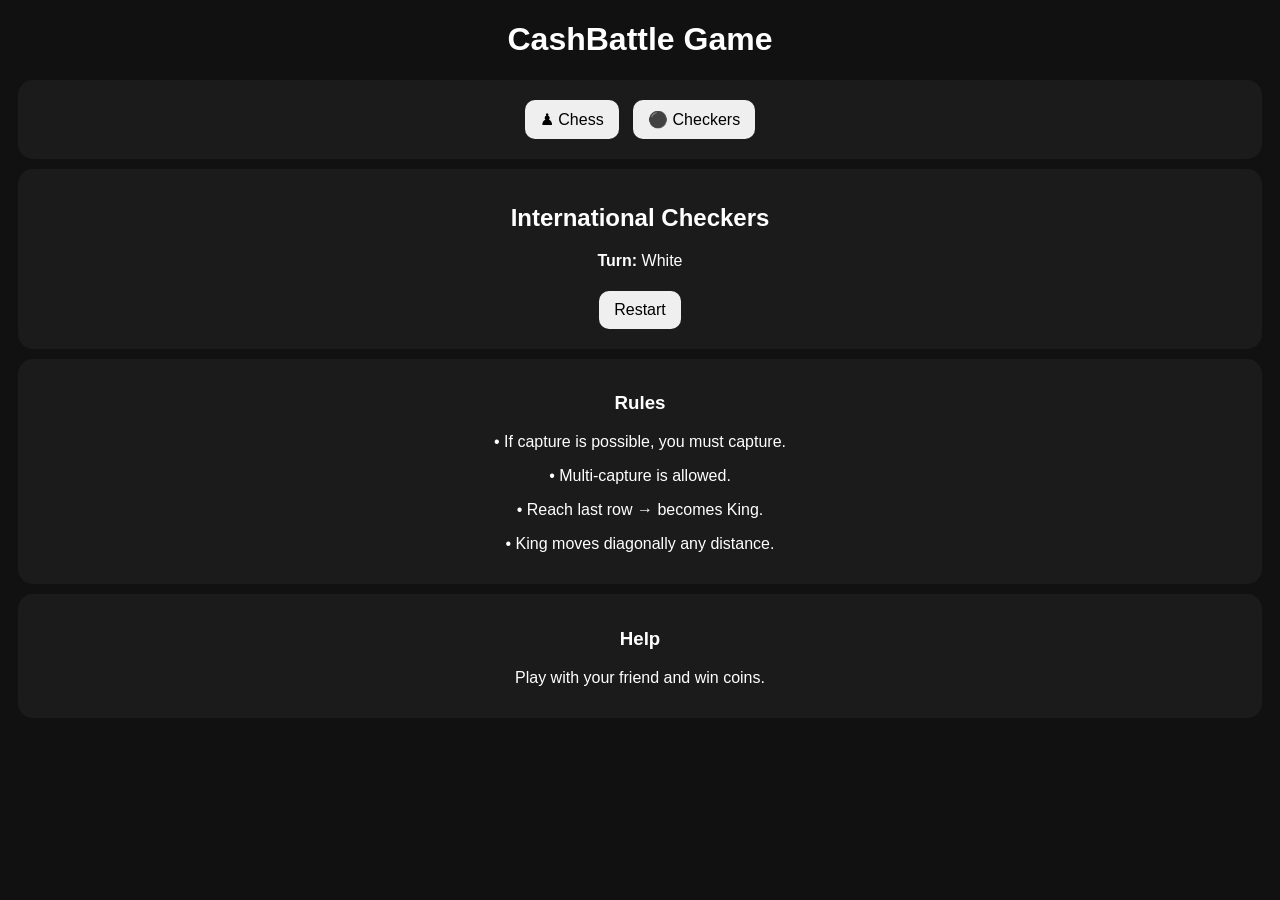
<file: index.html>
<!DOCTYPE html>
<html lang="en">
<head>
<meta charset="UTF-8">
<meta name="viewport" content="width=device-width, initial-scale=1.0">
<title>Cash Battle Game</title>

<style>
body{
  background:#111;
  color:white;
  font-family:Arial;
  text-align:center;
}

button{
  padding:10px 15px;
  margin:5px;
  border-radius:10px;
  border:none;
  font-size:16px;
}

.card{
  background:#1b1b1b;
  padding:15px;
  margin:10px;
  border-radius:15px;
}
</style>
</head>

<body>

<h1>CashBattle Game</h1>

<div class="card">
  <button>♟ Chess</button>
  <button>⚫ Checkers</button>
</div>

<div class="card">
  <h2>International Checkers</h2>
  <p><b>Turn:</b> White</p>
  <button>Restart</button>
</div>

<div class="card">
  <h3>Rules</h3>
  <p>• If capture is possible, you must capture.</p>
  <p>• Multi-capture is allowed.</p>
  <p>• Reach last row → becomes King.</p>
  <p>• King moves diagonally any distance.</p>
</div>

<div class="card">
  <h3>Help</h3>
  <p>Play with your friend and win coins.</p>
</div>

</body>
</html>
</file>
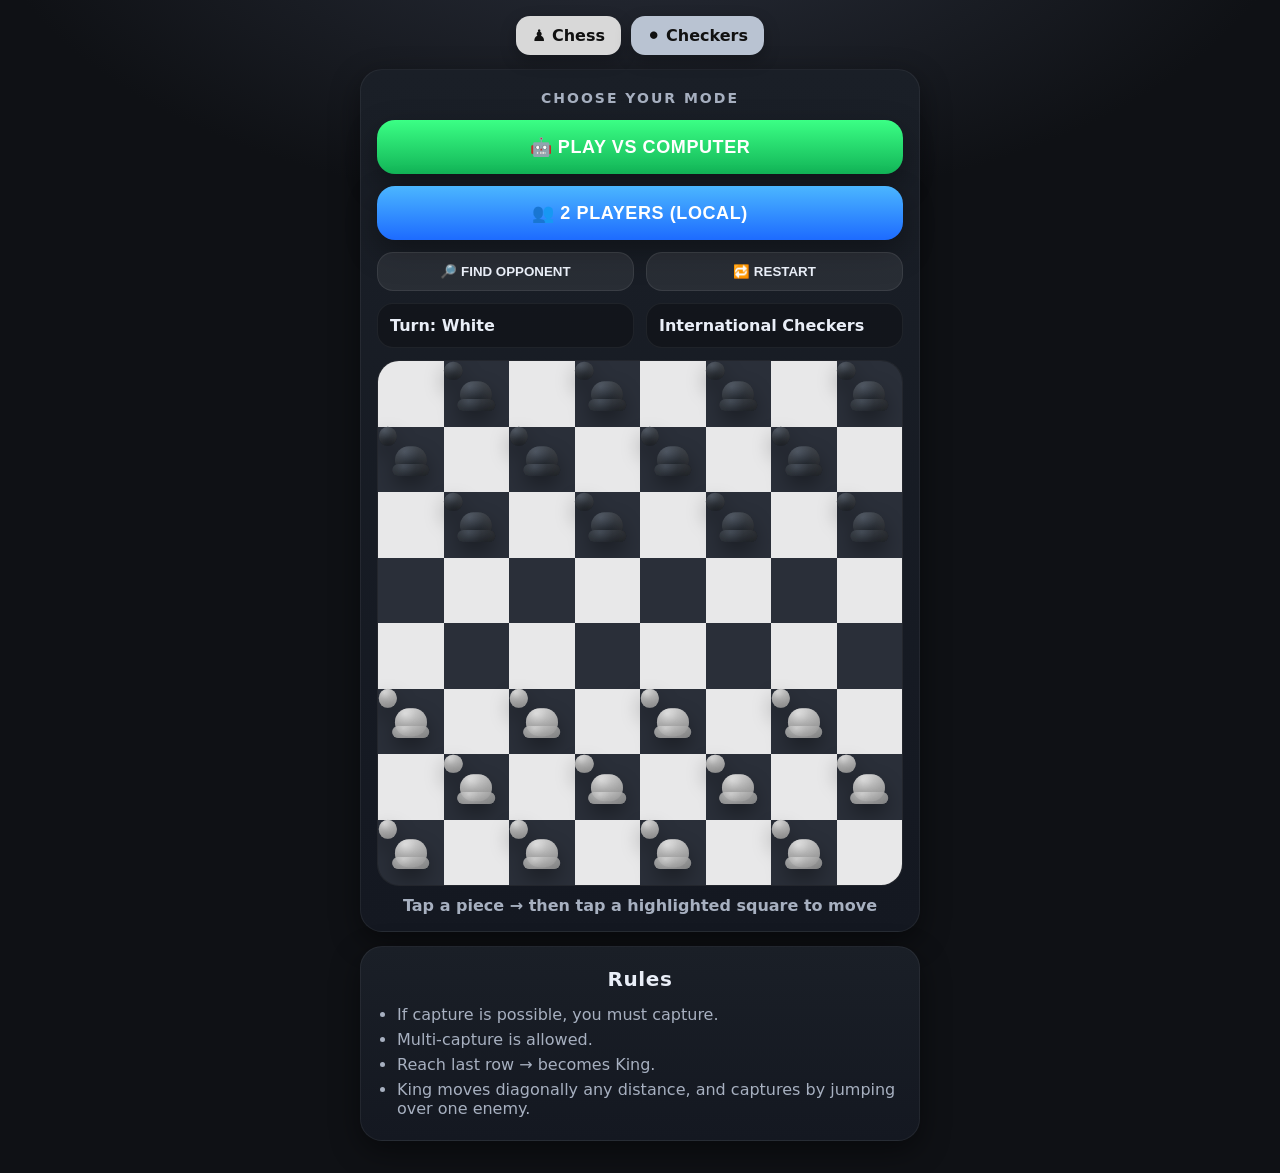
<file: checkers.html>
<!DOCTYPE html>
<html lang="en">
<head>
  <meta charset="UTF-8" />
  <meta name="viewport" content="width=device-width, initial-scale=1" />
  <title>CashBattle — Checkers</title>
  <link rel="stylesheet" href="./checkers.css?v=7" />
</head>
<body>
  <div class="wrap">
    <div class="tabs">
      <a class="tab" href="./chess.html">♟️ Chess</a>
      <a class="tab active" href="./checkers.html">⚫ Checkers</a>
    </div>

    <div class="card">
      <div class="cardTitle smallCaps">CHOOSE YOUR MODE</div>

      <div class="bigModes">
        <button id="modeBot" class="bigBtn bigGreen">🤖 PLAY VS COMPUTER</button>
        <button id="modeHuman" class="bigBtn bigBlue">👥 2 PLAYERS (LOCAL)</button>
      </div>

      <div class="row2">
        <button id="findMatch" class="btn wide">🔎 FIND OPPONENT</button>
        <button id="restart" class="btn wide">🔁 RESTART</button>
      </div>

      <div class="infoRow">
        <div id="status" class="pill">Turn: -</div>
        <div class="pill">International Checkers</div>
      </div>

      <div id="board" class="board" aria-label="Checkers Board"></div>
      <div id="hint" class="hint">Tap a piece → then tap a highlighted square to move</div>
    </div>

    <div class="card">
      <div class="cardTitle">Rules</div>
      <ul class="rules">
        <li>If capture is possible, you must capture.</li>
        <li>Multi-capture is allowed.</li>
        <li>Reach last row → becomes King.</li>
        <li>King moves diagonally any distance, and captures by jumping over one enemy.</li>
      </ul>
    </div>
  </div>

  <script src="./checkers.js?v=7"></script>
</body>
</html>
</file>
<file: checkers.css>
:root{
  --bg:#0f1115;
  --card:#1a1f27;
  --card2:#141821;
  --text:#e9eef7;
  --muted:#a7b0c0;
  --dark:#2b303a;
  --light:#e9e9ea;
  --shadow: 0 10px 30px rgba(0,0,0,.45);
  --r:18px;
}

*{box-sizing:border-box}
body{
  margin:0;
  background: radial-gradient(1200px 600px at 50% -10%, #2a2f3b 0%, var(--bg) 55%);
  color:var(--text);
  font-family: system-ui, -apple-system, Segoe UI, Roboto, Arial;
}

.wrap{ width:min(560px,96vw); margin:16px auto 32px; }

.tabs{
  display:flex; gap:10px; justify-content:center;
  margin:10px 0 14px;
}
.tab{
  padding:10px 16px;
  border-radius:14px;
  text-decoration:none;
  background:#d8d8d8;
  color:#111;
  font-weight:700;
  box-shadow: 0 6px 16px rgba(0,0,0,.25);
}
.tab.active{
  background:#b9c3d2;
}

.card{
  background: linear-gradient(180deg, var(--card) 0%, var(--card2) 100%);
  border-radius: 22px;
  padding: 16px;
  box-shadow: var(--shadow);
  border: 1px solid rgba(255,255,255,.06);
  margin-bottom: 14px;
}

.cardTitle{
  font-weight:900;
  text-align:center;
  letter-spacing:.6px;
  margin: 4px 0 14px;
  font-size: 20px;
}
.smallCaps{
  font-size: 14px;
  letter-spacing: 2px;
  color: var(--muted);
}

.bigModes{ display:grid; gap:12px; }
.bigBtn{
  width:100%;
  border:0;
  border-radius: 18px;
  padding: 16px 14px;
  font-weight: 900;
  font-size: 18px;
  letter-spacing: .6px;
  color:#fff;
  box-shadow: 0 12px 30px rgba(0,0,0,.35);
}
.bigGreen{
  background: linear-gradient(180deg,#3bff85 0%,#12b457 100%);
}
.bigBlue{
  background: linear-gradient(180deg,#4bb6ff 0%,#1d6bff 100%);
}
.bigBtn:active{ transform: translateY(1px); }

.row2{
  display:grid;
  grid-template-columns: 1fr 1fr;
  gap:12px;
  margin-top: 12px;
}

.btn{
  border:0;
  border-radius: 16px;
  padding: 12px 12px;
  font-weight: 800;
  background: rgba(255,255,255,.07);
  color: var(--text);
  box-shadow: inset 0 0 0 1px rgba(255,255,255,.08);
}
.btn:active{ transform: translateY(1px); }
.btn.wide{ width:100%; }

.infoRow{
  display:grid;
  grid-template-columns: 1fr 1fr;
  gap:12px;
  margin: 12px 0 12px;
}
.pill{
  background: rgba(0,0,0,.25);
  border-radius: 16px;
  padding: 12px 12px;
  font-weight: 800;
  border: 1px solid rgba(255,255,255,.06);
}

.hint{
  text-align:center;
  color: var(--muted);
  margin-top: 10px;
  font-weight:700;
}

.rules{ margin:0; padding-left: 20px; color: var(--muted); }
.rules li{ margin:6px 0; }

/* ===== BOARD ===== */
.board{
  width: 100%;
  aspect-ratio: 1/1;
  display:grid;
  grid-template-columns: repeat(8, 1fr);
  border-radius: 22px;
  overflow:hidden;
  background:#10141b;
  border: 1px solid rgba(255,255,255,.08);
  box-shadow: inset 0 0 0 1px rgba(255,255,255,.05);
}

.square{
  position:relative;
  display:flex;
  align-items:center;
  justify-content:center;
}
.square.light{ background: #e8e8e9; }
.square.dark{ background: #2a2f39; }

.square.selected{
  outline: 3px solid rgba(255,255,255,.35);
  outline-offset: -3px;
}

.square.move::after,
.square.capture::after{
  content:"";
  position:absolute;
  width: 34%;
  height: 34%;
  border-radius: 999px;
  opacity:.9;
}
.square.move::after{
  background: rgba(80,190,255,.85);
}
.square.capture::after{
  background: rgba(255,120,120,.9);
}

/* ===== PIECES (PAWN-LIKE) ===== */
.piece{
  width: 70%;
  height: 70%;
  position:relative;
  transform: translateZ(0);
  filter: drop-shadow(0 10px 10px rgba(0,0,0,.35));
}

/* body */
.piece::before{
  content:"";
  position:absolute;
  left: 50%;
  top: 52%;
  transform: translate(-50%,-50%);
  width: 70%;
  height: 60%;
  border-radius: 999px;
  box-shadow: inset 0 10px 18px rgba(255,255,255,.18),
              inset 0 -14px 22px rgba(0,0,0,.35);
}

/* head */
.piece::after{
  content:"";
  position:absolute;
  left: 50%;
  top: 26%;
  transform: translate(-50%,-50%);
  width: 40%;
  height: 40%;
  border-radius: 999px;
  box-shadow: inset 0 8px 14px rgba(255,255,255,.18),
              inset 0 -10px 16px rgba(0,0,0,.35);
}

/* base ring */
.piece .base{
  position:absolute;
  left:50%;
  top:74%;
  transform: translate(-50%,-50%);
  width: 82%;
  height: 26%;
  border-radius: 999px;
  box-shadow: inset 0 10px 14px rgba(255,255,255,.14),
              inset 0 -10px 16px rgba(0,0,0,.35);
  opacity:.9;
}

.piece.white::before,
.piece.white::after,
.piece.white .base{
  background: radial-gradient(circle at 30% 20%, #ffffff 0%, #dcdcdc 35%, #bdbdbd 100%);
}

.piece.black::before,
.piece.black::after,
.piece.black .base{
  background: radial-gradient(circle at 30% 20%, #3b4656 0%, #1f2630 45%, #0f1218 100%);
}
/* ===== SHOW LABEL ONLY FOR KING ===== */
.piece{ position: relative; }

/* default: no letters on normal pieces */
.piece::after{
  content: "";
  position: absolute;
  inset: 0;
  display: flex;
  align-items: center;
  justify-content: center;
  font-weight: 900;
  font-size: 30px;
  line-height: 1;
  pointer-events: none;
  text-transform: uppercase;
  text-shadow: 0 2px 6px rgba(0,0,0,.65);
}

/* Only KING shows letter */
.piece.king.white::after{
  content: "K";          /* эсвэл "♕" гэж сольж болно */
  color: #111;           /* цагаан дээр хар үсэг */
  -webkit-text-stroke: 1px rgba(255,255,255,.35);
}

.piece.king.black::after{
  content: "K";          /* эсвэл "♔" */
  color: #fff;           /* хар дээр цагаан үсэг */
  -webkit-text-stroke: 1px rgba(0,0,0,.55);
}
</file>
